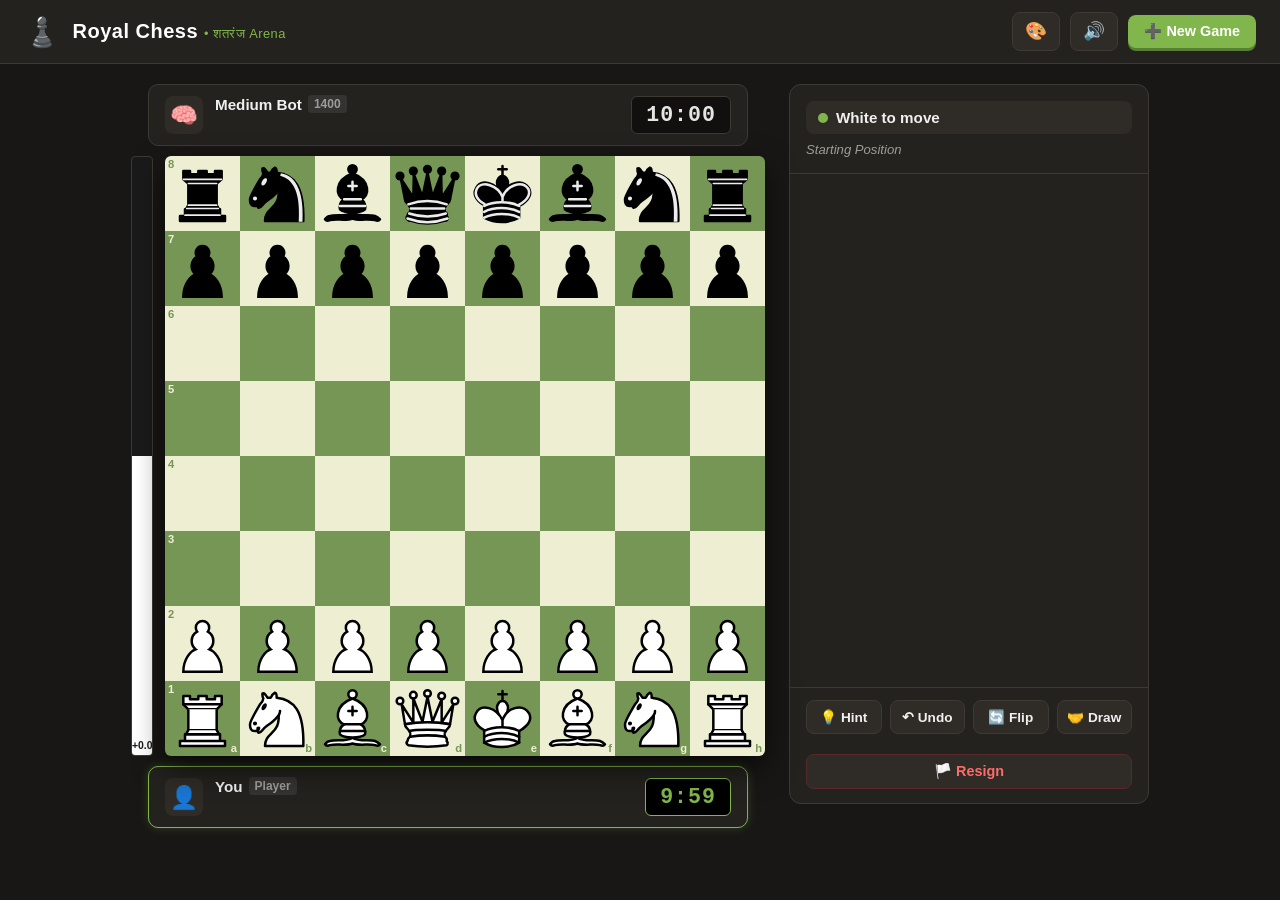
<file: index.html>
<!DOCTYPE html>
<html lang="en">
<head>
    <meta charset="UTF-8">
    <meta name="viewport" content="width=device-width, initial-scale=1.0, maximum-scale=1.0, user-scalable=no">
    <meta name="google-site-verification" content="VVUT97_6cfu4nPXzHtuY_3Tc9DftRYUXICSCyE2eb1g" />
    <title>Royal Chess • Online Chess Game by Pramod Nagdeve (शतरंज)</title>
    <link rel="canonical" href="https://pramodnagdeve11-cloud.github.io/chess-game/" />
    <meta name="robots" content="index, follow, max-image-preview:large, max-snippet:-1, max-video-preview:-1" />
    <meta name="description" content="Play Royal Chess online for free by Pramod Nagdeve. Challenge AI bot with medium speed, play 2-player pass & play, live evaluation bar, clocks and realistic wooden sounds.">
    <meta name="keywords" content="Pramod Nagdeve, Pramod Chess, Royal Chess, Royal Chess Pramod, Pramod Nagdeve Chess, play chess online, free chess game, shatranj game, chess vs computer">
    <meta name="author" content="Pramod Nagdeve">
    
    <!-- Open Graph / Facebook -->
    <meta property="og:type" content="website">
    <meta property="og:url" content="https://pramodnagdeve11-cloud.github.io/chess-game/">
    <meta property="og:title" content="Royal Chess • Online Chess Game by Pramod Nagdeve">
    <meta property="og:description" content="Play Royal Chess free online by Pramod Nagdeve! Challenge AI bots with realistic wooden sounds, timer and live evaluation.">
    <meta property="og:image" content="pieces/wK.svg">
    <meta property="og:site_name" content="Royal Chess">
    
    <!-- Twitter -->
    <meta property="twitter:card" content="summary_large_image">
    <meta property="twitter:url" content="https://pramodnagdeve11-cloud.github.io/chess-game/">
    <meta property="twitter:title" content="Royal Chess • Online Chess Game by Pramod Nagdeve">
    <meta property="twitter:description" content="Play free chess online against Computer AI with medium speed, evaluation bar, and realistic sound effects.">

    <!-- Web App Manifest -->
    <link rel="manifest" href="manifest.json">
    <meta name="theme-color" content="#81b64c">

    <!-- Schema.org Structured Data for Google Search Ranking -->
    <script type="application/ld+json">
    {
      "@context": "https://schema.org",
      "@graph": [
        {
          "@type": "WebSite",
          "@id": "https://pramodnagdeve11-cloud.github.io/chess-game/#website",
          "url": "https://pramodnagdeve11-cloud.github.io/chess-game/",
          "name": "Royal Chess by Pramod Nagdeve",
          "description": "Play Royal Chess online for free by Pramod Nagdeve.",
          "inLanguage": ["hi", "en"]
        },
        {
          "@type": "SoftwareApplication",
          "@id": "https://pramodnagdeve11-cloud.github.io/chess-game/#app",
          "name": "Royal Chess",
          "alternateName": ["Pramod Chess", "Royal Chess Pramod", "Pramod Nagdeve Chess Game"],
          "applicationCategory": "GameApplication",
          "operatingSystem": "All, Web, Android, iOS, Windows, Mac",
          "offers": {
            "@type": "Offer",
            "price": "0",
            "priceCurrency": "INR"
          },
          "author": {
            "@type": "Person",
            "name": "Pramod Nagdeve"
          },
          "creator": {
            "@type": "Person",
            "name": "Pramod Nagdeve"
          },
          "url": "https://pramodnagdeve11-cloud.github.io/chess-game/"
        }
      ]
    }
    </script>
    <link rel="stylesheet" href="style.css">
</head>
<body>
    <!-- Top Navigation Bar -->
    <header class="navbar">
        <div class="brand">
            <span class="brand-icon">♟️</span>
            <span>Royal Chess <small style="font-size: 0.8rem; color: #81b64c; font-weight: normal;">• शतरंज Arena</small></span>
        </div>
        <div class="nav-controls">
            <button id="btn-theme" class="btn btn-secondary btn-icon" title="Change Board Theme">🎨</button>
            <button id="btn-sound" class="btn btn-secondary btn-icon" title="Toggle Sound">🔊</button>
            <button id="btn-new-game" class="btn btn-primary">➕ New Game</button>
        </div>
    </header>

    <!-- Main Game Wrapper -->
    <main class="main-wrapper">
        <!-- Chess Arena (Board + Clocks) -->
        <section class="arena-container">
            <!-- Opponent Bar -->
            <div id="player-bar-black" class="player-bar">
                <div class="player-info">
                    <div id="opponent-avatar" class="player-avatar">🧠</div>
                    <div class="player-details">
                        <div class="player-name">
                            <span id="opponent-name">Medium Bot</span>
                            <span id="opponent-rating" class="player-rating">1400</span>
                        </div>
                        <div class="captured-pieces">
                            <div id="black-captured"></div>
                            <span id="black-material" class="material-diff"></span>
                        </div>
                    </div>
                </div>
                <div id="black-clock" class="clock">10:00</div>
            </div>

            <!-- Board Row (Evaluation Bar + Board) -->
            <div class="board-row">
                <!-- Evaluation Bar -->
                <div class="eval-bar-container" title="Evaluation Score">
                    <div class="eval-score-text black-val" id="eval-black-val"></div>
                    <div class="eval-bar-fill" id="eval-bar-fill"></div>
                    <div class="eval-score-text white-val" id="eval-white-val">+0.0</div>
                </div>

                <!-- 8x8 Chessboard Grid -->
                <div id="chessboard" class="chessboard"></div>
            </div>

            <!-- Player Bar -->
            <div id="player-bar-white" class="player-bar active-turn">
                <div class="player-info">
                    <div class="player-avatar">👤</div>
                    <div class="player-details">
                        <div class="player-name">
                            <span>You</span>
                            <span class="player-rating">Player</span>
                        </div>
                        <div class="captured-pieces">
                            <div id="white-captured"></div>
                            <span id="white-material" class="material-diff"></span>
                        </div>
                    </div>
                </div>
                <div id="white-clock" class="clock">10:00</div>
            </div>
        </section>

        <!-- Right Control & Information Panel -->
        <aside class="panel-container">
            <!-- Game Status and Opening Header -->
            <div class="panel-header">
                <div class="game-status-badge">
                    <div id="status-indicator" class="status-indicator"></div>
                    <span id="status-text">White to move</span>
                </div>
                <div id="opening-name" class="opening-name">Starting Position</div>
            </div>

            <!-- Review Notice Banner (Click to jump to live) -->
            <div id="review-banner" class="review-banner">
                Viewing Historical Move • Click to Return to Live Game
            </div>

            <!-- Move History Notation Table -->
            <div class="history-container">
                <table class="moves-table">
                    <tbody id="moves-table-body">
                        <!-- Moves dynamically added here -->
                    </tbody>
                </table>
            </div>

            <!-- Quick Action Buttons -->
            <div class="panel-actions">
                <button id="btn-hint" class="btn btn-secondary" title="Get Best Move Hint">💡 Hint</button>
                <button id="btn-undo" class="btn btn-secondary" title="Undo Move">↶ Undo</button>
                <button id="btn-flip" class="btn btn-secondary" title="Flip Board">🔄 Flip</button>
                <button id="btn-draw" class="btn btn-secondary" title="Offer Draw">🤝 Draw</button>
            </div>

            <div class="panel-footer-actions">
                <button id="btn-resign" class="btn btn-secondary" style="color: #ff6b6b; border-color: #5a2828;">🏳️ Resign</button>
            </div>
        </aside>
    </main>

    <!-- Pawn Promotion Modal -->
    <div id="promo-modal" class="modal-overlay">
        <div class="modal-card">
            <h2 class="modal-title">Promote Pawn</h2>
            <p class="modal-subtitle">Choose which piece you want to promote to:</p>
            <div id="promo-choices" class="promotion-choices">
                <!-- Dynamically populated promo buttons -->
            </div>
        </div>
    </div>

    <!-- Game Over Modal -->
    <div id="gameover-modal" class="modal-overlay">
        <div class="modal-card">
            <div style="font-size: 3rem; margin-bottom: 12px;">🏆</div>
            <h2 id="gameover-title" class="modal-title">White Won!</h2>
            <p id="gameover-reason" class="modal-subtitle">Checkmate</p>
            <div style="display: flex; gap: 12px; justify-content: center; margin-top: 20px;">
                <button id="btn-review-game" class="btn btn-secondary">Review Game</button>
                <button id="btn-play-again" class="btn btn-primary">Play Again</button>
            </div>
        </div>
    </div>

    <!-- New Game Configuration Modal -->
    <div id="newgame-modal" class="modal-overlay">
        <div class="modal-card">
            <h2 class="modal-title">Start New Game</h2>
            <p class="modal-subtitle">Customize your match preferences</p>

            <!-- Mode -->
            <div class="form-group">
                <label class="form-label">Game Mode</label>
                <div id="group-mode" class="pill-group">
                    <button class="pill-btn active" data-val="ai">🤖 Vs Computer</button>
                    <button class="pill-btn" data-val="pass">👥 Pass & Play (2P)</button>
                </div>
            </div>

            <!-- Difficulty -->
            <div class="form-group">
                <label class="form-label">AI Difficulty</label>
                <div id="group-difficulty" class="pill-group">
                    <button class="pill-btn" data-val="1">🟢 Easy (~800)</button>
                    <button class="pill-btn active" data-val="2">🟡 Medium (~1400)</button>
                    <button class="pill-btn" data-val="3">🔴 Hard (~2000)</button>
                </div>
            </div>

            <!-- Play As Side -->
            <div class="form-group">
                <label class="form-label">Play As</label>
                <div id="group-side" class="pill-group">
                    <button class="pill-btn active" data-val="w">⚪ White</button>
                    <button class="pill-btn" data-val="random">🎲 Random</button>
                    <button class="pill-btn" data-val="b">⚫ Black</button>
                </div>
            </div>

            <!-- Clock Timer -->
            <div class="form-group">
                <label class="form-label">Clock Presets</label>
                <div id="group-time" class="pill-group">
                    <button class="pill-btn" data-val="120">⚡ 2 min</button>
                    <button class="pill-btn" data-val="300">⏱️ 5 min</button>
                    <button class="pill-btn active" data-val="600">🕒 10 min</button>
                    <button class="pill-btn" data-val="0">♾️ Unlimited</button>
                </div>
            </div>

            <!-- Bot Move Speed -->
            <div class="form-group">
                <label class="form-label">Game / Bot Speed (खेल की गति)</label>
                <div id="group-speed" class="pill-group">
                    <button class="pill-btn" data-val="fast">⚡ Fast (0.4s)</button>
                    <button class="pill-btn active" data-val="medium">⏱️ Medium (1.0s)</button>
                    <button class="pill-btn" data-val="slow">🧘 Slow (2.0s)</button>
                </div>
            </div>

            <!-- Modal Action Buttons -->
            <div style="display: flex; gap: 10px; margin-top: 24px;">
                <button id="btn-cancel-game" class="btn btn-secondary" style="flex: 1;">Cancel</button>
                <button id="btn-start-game" class="btn btn-primary" style="flex: 1.5;">Start Match</button>
            </div>
        </div>
    </div>

    <!-- Scripts -->
    <script src="chess.min.js"></script>
    <script src="audio.js"></script>
    <script src="engine.js"></script>
    <script src="game.js"></script>
</body>
</html>
</file>
<file: style.css>
/* Modern Chess Gaming Platform Styles */
:root {
    --bg-main: #181715;
    --bg-surface: #24221f;
    --bg-surface-elevated: #2f2c27;
    --bg-border: #3d3a34;
    
    --text-primary: #f0f0f0;
    --text-secondary: #9e9c97;
    --text-accent: #81b64c;

    /* Emerald Theme (Default) */
    --sq-light: #eeeed2;
    --sq-dark: #769656;
    --sq-selected: rgba(247, 247, 105, 0.7);
    --sq-last-move: rgba(247, 247, 105, 0.45);
    --sq-check: rgba(235, 60, 60, 0.8);
    --sq-hint: rgba(45, 201, 235, 0.65);
    
    --board-size: min(78vh, 600px);
}

/* Theme variations */
body[data-theme="wood"] {
    --sq-light: #f0d9b5;
    --sq-dark: #b58863;
}
body[data-theme="slate"] {
    --sq-light: #dee3e6;
    --sq-dark: #627b94;
}
body[data-theme="midnight"] {
    --sq-light: #3e3b52;
    --sq-dark: #201e2b;
    --sq-selected: rgba(187, 134, 252, 0.6);
    --sq-last-move: rgba(187, 134, 252, 0.35);
}

* {
    box-sizing: border-box;
    margin: 0;
    padding: 0;
    -webkit-tap-highlight-color: transparent;
    user-select: none;
}

body {
    font-family: -apple-system, BlinkMacSystemFont, "Segoe UI", Roboto, Helvetica, Arial, sans-serif;
    background-color: var(--bg-main);
    color: var(--text-primary);
    min-height: 100vh;
    display: flex;
    flex-direction: column;
    overflow-x: hidden;
}

/* Navbar */
.navbar {
    display: flex;
    align-items: center;
    justify-content: space-between;
    padding: 12px 24px;
    background: var(--bg-surface);
    border-bottom: 1px solid var(--bg-border);
    z-index: 100;
}

.brand {
    display: flex;
    align-items: center;
    gap: 12px;
    font-size: 1.25rem;
    font-weight: 700;
    letter-spacing: 0.5px;
    color: #fff;
}

.brand-icon {
    font-size: 1.8rem;
    color: var(--text-accent);
}

.nav-controls {
    display: flex;
    align-items: center;
    gap: 10px;
}

.btn {
    display: inline-flex;
    align-items: center;
    gap: 6px;
    padding: 8px 16px;
    border-radius: 8px;
    font-size: 0.9rem;
    font-weight: 600;
    border: none;
    cursor: pointer;
    transition: all 0.15s ease;
}

.btn-primary {
    background: #81b64c;
    color: #fff;
    box-shadow: 0 3px 0 #588033;
}
.btn-primary:hover {
    background: #90c855;
    transform: translateY(-1px);
}
.btn-primary:active {
    transform: translateY(2px);
    box-shadow: none;
}

.btn-secondary {
    background: var(--bg-surface-elevated);
    color: var(--text-primary);
    border: 1px solid var(--bg-border);
}
.btn-secondary:hover {
    background: #383530;
    border-color: #55524a;
}

.btn-icon {
    padding: 8px 12px;
    font-size: 1.1rem;
}

/* Main Layout */
.main-wrapper {
    flex: 1;
    display: flex;
    justify-content: center;
    align-items: flex-start;
    padding: 20px;
    gap: 24px;
    max-width: 1300px;
    margin: 0 auto;
    width: 100%;
}

/* Board Arena (Left Column) */
.arena-container {
    display: flex;
    flex-direction: column;
    align-items: center;
    gap: 10px;
}

/* Player Bar */
.player-bar {
    width: var(--board-size);
    display: flex;
    align-items: center;
    justify-content: space-between;
    background: var(--bg-surface);
    padding: 10px 16px;
    border-radius: 10px;
    border: 1px solid var(--bg-border);
    transition: border-color 0.2s;
}

.player-bar.active-turn {
    border-color: #81b64c;
    box-shadow: 0 0 10px rgba(129, 182, 76, 0.25);
}

.player-info {
    display: flex;
    align-items: center;
    gap: 12px;
}

.player-avatar {
    width: 38px;
    height: 38px;
    border-radius: 8px;
    background: var(--bg-surface-elevated);
    display: flex;
    align-items: center;
    justify-content: center;
    font-size: 1.4rem;
}

.player-details {
    display: flex;
    flex-direction: column;
}

.player-name {
    font-size: 0.95rem;
    font-weight: 600;
    display: flex;
    align-items: center;
    gap: 6px;
}

.player-rating {
    font-size: 0.75rem;
    color: var(--text-secondary);
    background: rgba(255,255,255,0.08);
    padding: 2px 6px;
    border-radius: 4px;
}

.captured-pieces {
    display: flex;
    align-items: center;
    gap: 2px;
    min-height: 20px;
    margin-top: 2px;
    font-size: 0.8rem;
    color: var(--text-secondary);
}

.captured-pieces img {
    width: 18px;
    height: 18px;
}

.material-diff {
    font-weight: 700;
    font-size: 0.8rem;
    margin-left: 4px;
    color: #81b64c;
}

.clock {
    font-family: "Courier New", Courier, monospace, monospace;
    font-size: 1.35rem;
    font-weight: 700;
    background: #11100f;
    padding: 6px 14px;
    border-radius: 6px;
    border: 1px solid var(--bg-border);
    color: #e5e5e5;
    letter-spacing: 1px;
}

.clock.active {
    background: #000;
    color: #81b64c;
    border-color: #81b64c;
}

.clock.danger {
    color: #ff5252;
    border-color: #ff5252;
    animation: pulseDanger 1s infinite;
}

@keyframes pulseDanger {
    0%, 100% { opacity: 1; }
    50% { opacity: 0.6; }
}

/* Board Row with Eval Bar */
.board-row {
    display: flex;
    gap: 12px;
    align-items: stretch;
}

/* Vertical Evaluation Bar */
.eval-bar-container {
    width: 22px;
    height: var(--board-size);
    background: #1a1a1a;
    border-radius: 4px;
    overflow: hidden;
    display: flex;
    flex-direction: column-reverse; /* White at bottom */
    position: relative;
    border: 1px solid var(--bg-border);
}

.eval-bar-fill {
    width: 100%;
    height: 50%; /* Default equal */
    background: #ffffff;
    transition: height 0.3s ease;
}

.eval-score-text {
    position: absolute;
    width: 100%;
    text-align: center;
    font-size: 0.65rem;
    font-weight: bold;
    z-index: 2;
    pointer-events: none;
}
.eval-score-text.white-val {
    bottom: 4px;
    color: #1a1a1a;
}
.eval-score-text.black-val {
    top: 4px;
    color: #ffffff;
}

/* Chessboard */
.chessboard {
    width: var(--board-size);
    height: var(--board-size);
    display: grid;
    grid-template-columns: repeat(8, 1fr);
    grid-template-rows: repeat(8, 1fr);
    border-radius: 6px;
    overflow: hidden;
    position: relative;
    box-shadow: 0 12px 30px rgba(0, 0, 0, 0.6);
    user-select: none;
    touch-action: none;
}

.square {
    position: relative;
    display: flex;
    align-items: center;
    justify-content: center;
    cursor: pointer;
    font-size: 0;
}

.square.light {
    background-color: var(--sq-light);
}

.square.dark {
    background-color: var(--sq-dark);
}

/* Square Coordinates */
.square .coord-file {
    position: absolute;
    bottom: 2px;
    right: 3px;
    font-size: 0.7rem;
    font-weight: 700;
    pointer-events: none;
}
.square .coord-rank {
    position: absolute;
    top: 2px;
    left: 3px;
    font-size: 0.7rem;
    font-weight: 700;
    pointer-events: none;
}

.square.light .coord-file,
.square.light .coord-rank {
    color: var(--sq-dark);
}

.square.dark .coord-file,
.square.dark .coord-rank {
    color: var(--sq-light);
}

/* Highlights */
.square.selected {
    background-color: var(--sq-selected) !important;
}

.square.last-move {
    background-color: var(--sq-last-move) !important;
}

.square.in-check {
    background-color: var(--sq-check) !important;
    animation: pulseCheck 1s infinite alternate;
}

.square.hint-move {
    background-color: var(--sq-hint) !important;
    box-shadow: inset 0 0 10px #00ffff;
}

@keyframes pulseCheck {
    from { box-shadow: inset 0 0 12px rgba(255, 0, 0, 0.8); }
    to { box-shadow: inset 0 0 24px rgba(255, 0, 0, 1); }
}

/* Legal Move Dots / Rings */
.square.legal-move::after {
    content: "";
    position: absolute;
    width: 28%;
    height: 28%;
    background: rgba(0, 0, 0, 0.22);
    border-radius: 50%;
    pointer-events: none;
    z-index: 5;
}

.square.legal-capture::after {
    content: "";
    position: absolute;
    width: 84%;
    height: 84%;
    border: 7px solid rgba(0, 0, 0, 0.25);
    border-radius: 50%;
    box-sizing: border-box;
    pointer-events: none;
    z-index: 5;
}

/* Piece Image */
.piece {
    width: 100%;
    height: 100%;
    object-fit: contain;
    z-index: 10;
    pointer-events: none; /* Crucial for touch: touch registers cleanly on square */
    -webkit-user-drag: none;
    -webkit-touch-callout: none;
    user-select: none;
    transition: transform 0.08s ease;
}

.piece.dragging {
    opacity: 0.3;
}

/* Floating touch ghost */
.touch-ghost {
    position: fixed;
    pointer-events: none;
    z-index: 9999;
    filter: drop-shadow(0 8px 16px rgba(0,0,0,0.5));
    transition: none;
    transform: scale(1.15);
}

/* Right Control Panel */
.panel-container {
    width: 360px;
    background: var(--bg-surface);
    border-radius: 12px;
    border: 1px solid var(--bg-border);
    display: flex;
    flex-direction: column;
    height: calc(var(--board-size) + 120px);
    overflow: hidden;
}

.panel-header {
    padding: 16px;
    border-bottom: 1px solid var(--bg-border);
    display: flex;
    flex-direction: column;
    gap: 8px;
}

.game-status-badge {
    display: flex;
    align-items: center;
    gap: 8px;
    font-size: 0.95rem;
    font-weight: 600;
    padding: 8px 12px;
    border-radius: 8px;
    background: var(--bg-surface-elevated);
}

.status-indicator {
    width: 10px;
    height: 10px;
    border-radius: 50%;
    background: #81b64c;
    transition: all 0.2s ease;
}
.status-indicator.black-turn {
    background: #555;
    border: 1px solid #aaa;
}
.status-indicator.thinking {
    background: #ffb74d !important;
    box-shadow: 0 0 10px #ffb74d;
    animation: pulseThinking 0.8s infinite alternate;
}

@keyframes pulseThinking {
    from { opacity: 0.5; transform: scale(0.85); }
    to { opacity: 1; transform: scale(1.25); }
}

.opening-name {
    font-size: 0.82rem;
    color: var(--text-secondary);
    font-style: italic;
    white-space: nowrap;
    overflow: hidden;
    text-overflow: ellipsis;
}

/* Move History Table */
.history-container {
    flex: 1;
    overflow-y: auto;
    padding: 10px 16px;
    font-size: 0.9rem;
}

.history-container::-webkit-scrollbar {
    width: 6px;
}
.history-container::-webkit-scrollbar-thumb {
    background: var(--bg-border);
    border-radius: 3px;
}

.moves-table {
    width: 100%;
    border-collapse: collapse;
}

.moves-table tr {
    line-height: 28px;
    border-radius: 4px;
}
.moves-table tr:nth-child(even) {
    background: rgba(255, 255, 255, 0.02);
}

.moves-table td {
    padding: 2px 6px;
}

.moves-table .move-num {
    color: var(--text-secondary);
    font-weight: 600;
    width: 36px;
}

.moves-table .move-san {
    cursor: pointer;
    border-radius: 4px;
    padding: 2px 6px;
    font-family: monospace;
    font-size: 0.92rem;
    transition: background 0.1s;
}

.moves-table .move-san:hover {
    background: var(--bg-surface-elevated);
}

.moves-table .move-san.active-history {
    background: #81b64c;
    color: #fff;
    font-weight: bold;
}

/* History Review Alert Banner */
.review-banner {
    display: none;
    background: #4a3e1b;
    color: #ffeb3b;
    padding: 8px 12px;
    font-size: 0.8rem;
    text-align: center;
    font-weight: 600;
    cursor: pointer;
}
.review-banner.show {
    display: block;
}

/* Action Controls */
.panel-actions {
    padding: 12px 16px;
    border-top: 1px solid var(--bg-border);
    display: grid;
    grid-template-columns: repeat(4, 1fr);
    gap: 8px;
}

.panel-actions .btn {
    justify-content: center;
    padding: 8px 4px;
    font-size: 0.85rem;
}

.panel-footer-actions {
    padding: 8px 16px 14px 16px;
    display: flex;
    gap: 8px;
}
.panel-footer-actions .btn {
    flex: 1;
    justify-content: center;
}

/* Modals */
.modal-overlay {
    position: fixed;
    top: 0;
    left: 0;
    width: 100vw;
    height: 100vh;
    background: rgba(0, 0, 0, 0.7);
    backdrop-filter: blur(4px);
    display: none;
    align-items: center;
    justify-content: center;
    z-index: 1000;
}

.modal-overlay.active {
    display: flex;
}

.modal-card {
    background: var(--bg-surface);
    border: 1px solid var(--bg-border);
    border-radius: 16px;
    padding: 28px;
    max-width: 440px;
    width: 90%;
    box-shadow: 0 20px 40px rgba(0, 0, 0, 0.7);
    text-align: center;
    animation: modalPop 0.2s cubic-bezier(0.175, 0.885, 0.32, 1.275);
}

@keyframes modalPop {
    from { transform: scale(0.9); opacity: 0; }
    to { transform: scale(1); opacity: 1; }
}

.modal-title {
    font-size: 1.5rem;
    font-weight: 800;
    margin-bottom: 8px;
}

.modal-subtitle {
    color: var(--text-secondary);
    font-size: 0.9rem;
    margin-bottom: 24px;
}

/* Promotion Modal */
.promotion-choices {
    display: flex;
    justify-content: center;
    gap: 16px;
    margin: 20px 0;
}

.promo-btn {
    background: var(--bg-surface-elevated);
    border: 2px solid var(--bg-border);
    border-radius: 12px;
    width: 72px;
    height: 72px;
    padding: 8px;
    cursor: pointer;
    transition: all 0.15s ease;
}
.promo-btn:hover {
    border-color: #81b64c;
    transform: translateY(-4px);
    background: #383530;
}
.promo-btn img {
    width: 100%;
    height: 100%;
}

/* Settings / Setup Forms */
.form-group {
    text-align: left;
    margin-bottom: 18px;
}

.form-label {
    display: block;
    font-size: 0.85rem;
    font-weight: 600;
    color: var(--text-secondary);
    margin-bottom: 8px;
}

.pill-group {
    display: flex;
    gap: 8px;
    flex-wrap: wrap;
}

.pill-btn {
    flex: 1;
    min-width: 70px;
    padding: 8px 12px;
    border-radius: 8px;
    background: var(--bg-surface-elevated);
    border: 1px solid var(--bg-border);
    color: var(--text-primary);
    font-size: 0.85rem;
    font-weight: 600;
    cursor: pointer;
    text-align: center;
    transition: all 0.15s;
}

.pill-btn:hover {
    background: #383530;
}

.pill-btn.active {
    background: #81b64c;
    border-color: #81b64c;
    color: #fff;
}

/* Responsive adjustments for Tablets & Mobile Screens */
@media (max-width: 1024px) {
    :root {
        --board-size: min(88vw, 480px);
    }
    .main-wrapper {
        flex-direction: column;
        align-items: center;
        padding: 12px 10px;
        gap: 16px;
    }
    .panel-container {
        width: var(--board-size);
        height: auto;
        min-height: 280px;
    }
}

@media (max-width: 600px) {
    :root {
        --board-size: min(95vw, calc(100dvh - 210px), 420px);
    }
    
    body {
        overflow-x: hidden;
    }
    
    .navbar {
        padding: 8px 12px;
    }
    .brand {
        font-size: 1.05rem;
        gap: 8px;
    }
    .brand-icon {
        font-size: 1.4rem;
    }
    .nav-controls {
        gap: 6px;
    }
    .nav-controls .btn {
        padding: 6px 10px;
        font-size: 0.8rem;
    }
    
    .main-wrapper {
        padding: 6px 4px;
        gap: 10px;
        width: 100%;
    }
    
    .arena-container {
        width: 100%;
        gap: 6px;
    }
    
    .player-bar {
        width: var(--board-size);
        padding: 6px 10px;
        border-radius: 8px;
    }
    .player-info {
        gap: 8px;
    }
    .player-avatar {
        width: 32px;
        height: 32px;
        font-size: 1.15rem;
        border-radius: 6px;
    }
    .player-name {
        font-size: 0.85rem;
    }
    .player-rating {
        font-size: 0.68rem;
        padding: 1px 4px;
    }
    .captured-pieces {
        max-width: 130px;
        overflow: hidden;
        flex-wrap: wrap;
        min-height: 16px;
    }
    .captured-pieces img {
        width: 14px;
        height: 14px;
    }
    .clock {
        font-size: 1.1rem;
        padding: 4px 8px;
        border-radius: 5px;
    }
    
    .eval-bar-container {
        display: none;
    }
    .board-row {
        gap: 0;
        justify-content: center;
    }
    
    .chessboard {
        box-shadow: 0 4px 16px rgba(0, 0, 0, 0.5);
    }
    
    .panel-container {
        width: var(--board-size);
        height: auto;
        border-radius: 10px;
    }
    .panel-header {
        padding: 8px 12px;
    }
    .game-status-badge {
        padding: 6px 10px;
        font-size: 0.85rem;
    }
    .opening-name {
        font-size: 0.75rem;
    }
    .history-container {
        max-height: 120px;
        padding: 6px 10px;
    }
    .panel-actions {
        padding: 8px 10px;
        gap: 6px;
    }
    .panel-actions .btn {
        min-height: 42px;
        font-size: 0.82rem;
        padding: 6px 2px;
    }
    .panel-footer-actions {
        padding: 6px 10px 10px 10px;
    }
    .panel-footer-actions .btn {
        min-height: 38px;
        font-size: 0.85rem;
    }
    
    /* Modals on Mobile */
    .modal-card {
        padding: 20px 16px;
        width: 92%;
    }
    .modal-title {
        font-size: 1.25rem;
    }
    .promotion-choices {
        gap: 10px;
        margin: 14px 0;
    }
    .promo-btn {
        width: 58px;
        height: 58px;
        padding: 6px;
    }
    .pill-group {
        gap: 6px;
    }
    .pill-btn {
        min-width: 55px;
        padding: 6px 8px;
        font-size: 0.78rem;
    }
}
</file>
